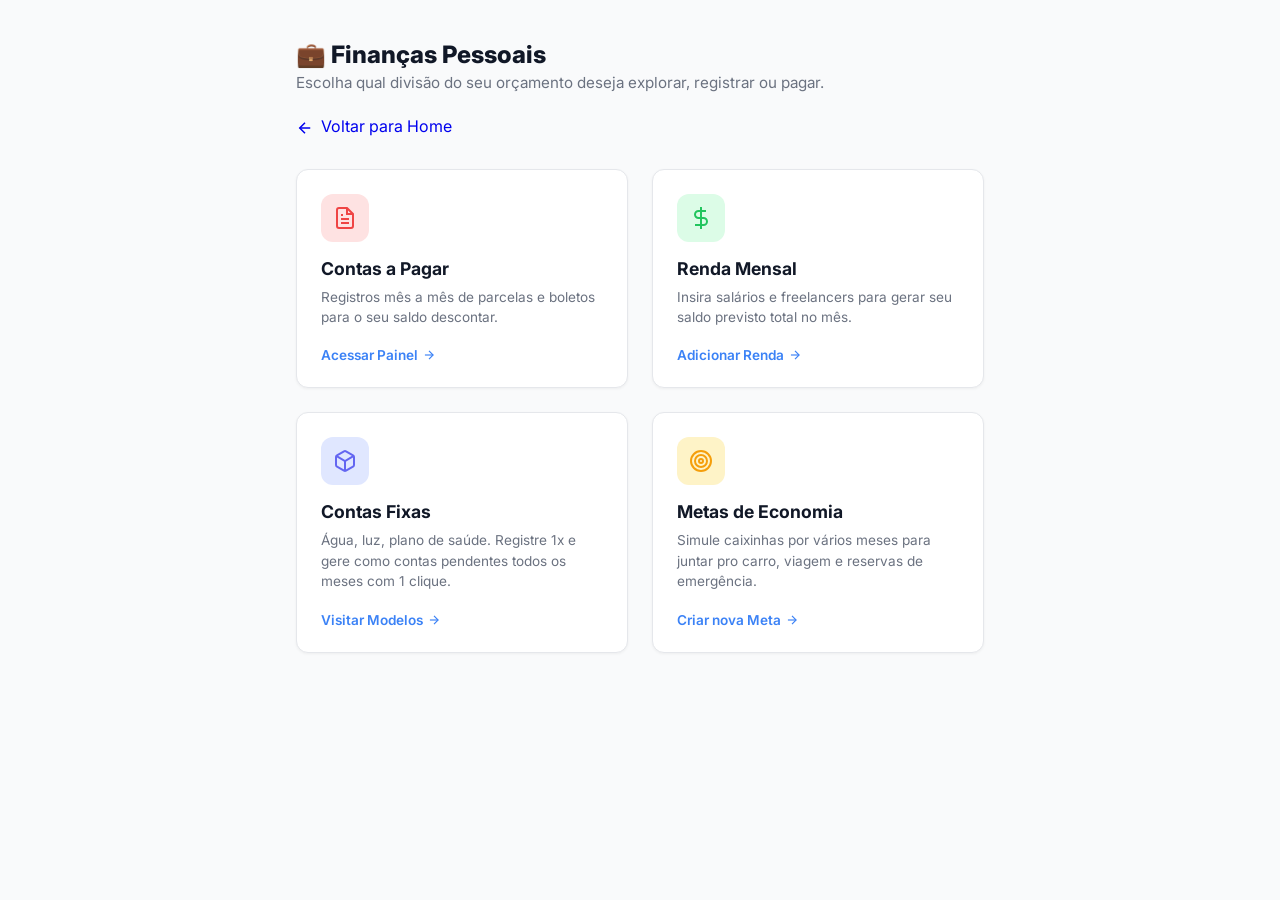
<file: src/financas/index.html>
<!DOCTYPE html>
<html lang="pt-BR">
<head>
  <meta charset="UTF-8" />
  <meta name="viewport" content="width=device-width, initial-scale=1.0" />
  <title>Hub de Finanças — Finança Fácil</title>
  <link rel="stylesheet" href="../dashboard/dashboard.css" />
  <link rel="stylesheet" href="index.css" />
  <link rel="stylesheet" href="../onboarding/onboarding.css" />
</head>
<body>

  <main style="max-width: 1000px; margin: 0 auto; padding: 2.5rem 1rem;">
    <header class="page-header">
      <h1 class="page-title">💼 Finanças Pessoais</h1>
      <p class="page-subtitle">Escolha qual divisão do seu orçamento deseja explorar, registrar ou pagar.</p>
      
      <div style="margin-top: 1.5rem; display:flex; align-items:center;">
        <a href="../dashboard/dashboard.html" class="btn-back" style="text-decoration:none;">
          <svg viewBox="0 0 24 24" fill="none" stroke="currentColor" stroke-width="2">
            <line x1="19" y1="12" x2="5" y2="12"></line><polyline points="12 19 5 12 12 5"></polyline>
          </svg>
          Voltar para Home
        </a>
      </div>
    </header>

    <!-- Cards Hub -->
    <div class="hub-grid">
      
      <!-- Contas Pendentes -->
      <a href="contas/contas.html" class="hub-card">
        <div class="hub-card-icon icon-contas">
          <svg viewBox="0 0 24 24" fill="none" stroke="currentColor" stroke-width="2">
            <path d="M14 2H6a2 2 0 0 0-2 2v16a2 2 0 0 0 2 2h12a2 2 0 0 0 2-2V8z"></path>
            <polyline points="14 2 14 8 20 8"></polyline>
            <line x1="16" y1="13" x2="8" y2="13"></line>
            <line x1="16" y1="17" x2="8" y2="17"></line>
            <polyline points="10 9 9 9 8 9"></polyline>
          </svg>
        </div>
        <h3 class="hub-card-title">Contas a Pagar</h3>
        <p class="hub-card-desc">Registros mês a mês de parcelas e boletos para o seu saldo descontar.</p>
        <span class="hub-card-action">Acessar Painel <svg width="14" height="14" viewBox="0 0 24 24" fill="none" stroke="currentColor" stroke-width="2"><line x1="5" y1="12" x2="19" y2="12"></line><polyline points="12 5 19 12 12 19"></polyline></svg></span>
      </a>

      <!-- Renda -->
      <a href="renda/renda.html" class="hub-card">
        <div class="hub-card-icon icon-renda">
          <svg viewBox="0 0 24 24" fill="none" stroke="currentColor" stroke-width="2">
            <line x1="12" y1="1" x2="12" y2="23"></line>
            <path d="M17 5H9.5a3.5 3.5 0 0 0 0 7h5a3.5 3.5 0 0 1 0 7H6"></path>
          </svg>
        </div>
        <h3 class="hub-card-title">Renda Mensal</h3>
        <p class="hub-card-desc">Insira salários e freelancers para gerar seu saldo previsto total no mês.</p>
        <span class="hub-card-action">Adicionar Renda <svg width="14" height="14" viewBox="0 0 24 24" fill="none" stroke="currentColor" stroke-width="2"><line x1="5" y1="12" x2="19" y2="12"></line><polyline points="12 5 19 12 12 19"></polyline></svg></span>
      </a>

      <!-- Contas Fixas -->
      <a href="contas-fixas/contas-fixas.html" class="hub-card">
        <div class="hub-card-icon icon-fixas">
          <svg viewBox="0 0 24 24" fill="none" stroke="currentColor" stroke-width="2">
            <path d="M21 16V8a2 2 0 0 0-1-1.73l-7-4a2 2 0 0 0-2 0l-7 4A2 2 0 0 0 3 8v8a2 2 0 0 0 1 1.73l7 4a2 2 0 0 0 2 0l7-4A2 2 0 0 0 21 16z"></path>
            <polyline points="3.27 6.96 12 12.01 20.73 6.96"></polyline>
            <line x1="12" y1="22.08" x2="12" y2="12"></line>
          </svg>
        </div>
        <h3 class="hub-card-title">Contas Fixas</h3>
        <p class="hub-card-desc">Água, luz, plano de saúde. Registre 1x e gere como contas pendentes todos os meses com 1 clique.</p>
        <span class="hub-card-action">Visitar Modelos <svg width="14" height="14" viewBox="0 0 24 24" fill="none" stroke="currentColor" stroke-width="2"><line x1="5" y1="12" x2="19" y2="12"></line><polyline points="12 5 19 12 12 19"></polyline></svg></span>
      </a>

      <!-- Metas -->
      <a href="metas/metas.html" class="hub-card">
        <div class="hub-card-icon icon-metas">
          <svg viewBox="0 0 24 24" fill="none" stroke="currentColor" stroke-width="2">
            <circle cx="12" cy="12" r="10"></circle>
            <circle cx="12" cy="12" r="6"></circle>
            <circle cx="12" cy="12" r="2"></circle>
          </svg>
        </div>
        <h3 class="hub-card-title">Metas de Economia</h3>
        <p class="hub-card-desc">Simule caixinhas por vários meses para juntar pro carro, viagem e reservas de emergência.</p>
        <span class="hub-card-action">Criar nova Meta <svg width="14" height="14" viewBox="0 0 24 24" fill="none" stroke="currentColor" stroke-width="2"><line x1="5" y1="12" x2="19" y2="12"></line><polyline points="12 5 19 12 12 19"></polyline></svg></span>
      </a>

    </div>
  </main>

</body>
</html>
</file>
<file: src/dashboard/dashboard.css>
/* ============================================================
   dashboard.css — Estilo do Dashboard Principal
   Finança Fácil | src/dashboard/dashboard.css
   ============================================================ */

@import url('https://fonts.googleapis.com/css2?family=Inter:wght@300;400;500;600;700;800&display=swap');

/* ── Reset e variáveis ───────────────────────────────────────── */
*, *::before, *::after { box-sizing: border-box; margin: 0; padding: 0; }

:root {
  --green-50:   #f0fdf4;
  --green-100:  #dcfce7;
  --green-200:  #bbf7d0;
  --green-400:  #4ade80;
  --green-500:  #22c55e;
  --green-600:  #16a34a;
  --green-700:  #15803d;
  --green-800:  #166534;

  --gray-50:    #f9fafb;
  --gray-100:   #f3f4f6;
  --gray-200:   #e5e7eb;
  --gray-300:   #d1d5db;
  --gray-400:   #9ca3af;
  --gray-500:   #6b7280;
  --gray-600:   #4b5563;
  --gray-700:   #374151;
  --gray-900:   #111827;

  --red-50:     #fef2f2;
  --red-400:    #f87171;
  --red-500:    #ef4444;
  --red-600:    #dc2626;

  --amber-50:   #fffbeb;
  --amber-400:  #fbbf24;
  --amber-500:  #f59e0b;

  --blue-50:    #eff6ff;
  --blue-500:   #3b82f6;
  --blue-600:   #2563eb;

  --sidebar-w:  240px;
  --topbar-h:   64px;
  --radius-md:  12px;
  --radius-lg:  18px;
  --radius-xl:  24px;
  --shadow-sm:  0 1px 3px rgba(0,0,0,.07), 0 1px 2px rgba(0,0,0,.05);
  --shadow-md:  0 4px 16px rgba(0,0,0,.08);
  --shadow-lg:  0 10px 36px rgba(0,0,0,.10);
  --transition: 200ms cubic-bezier(.4,0,.2,1);
}

html, body { height: 100%; }

body {
  font-family: 'Inter', system-ui, sans-serif;
  background: var(--gray-50);
  color: var(--gray-900);
  -webkit-font-smoothing: antialiased;
  display: flex;
  min-height: 100vh;
}

/* ── Sidebar ─────────────────────────────────────────────────── */
.sidebar {
  width: var(--sidebar-w);
  background: #fff;
  border-right: 1px solid var(--gray-200);
  display: flex;
  flex-direction: column;
  position: fixed;
  top: 0; left: 0;
  height: 100vh;
  z-index: 100;
  transition: transform var(--transition);
  box-shadow: var(--shadow-md);
}

.sidebar-brand {
  display: flex;
  align-items: center;
  gap: .75rem;
  padding: 1.4rem 1.2rem;
  border-bottom: 1px solid var(--gray-100);
}

.brand-icon {
  width: 40px; height: 40px;
  display: flex; align-items: center; justify-content: center;
  flex-shrink: 0;
}

.brand-icon svg { width: 32px; height: 32px; }

.brand-name {
  font-size: .95rem;
  font-weight: 700;
  color: var(--gray-900);
  line-height: 1.2;
}

.brand-name span {
  display: block;
  font-size: .72rem;
  font-weight: 400;
  color: var(--gray-400);
}

/* Nav links */
.sidebar-nav {
  flex: 1;
  padding: 1rem .75rem;
  display: flex;
  flex-direction: column;
  gap: .2rem;
  overflow-y: auto;
}

.nav-link {
  display: flex;
  align-items: center;
  gap: .75rem;
  padding: .7rem .9rem;
  border-radius: var(--radius-md);
  text-decoration: none;
  color: var(--gray-600);
  font-size: .88rem;
  font-weight: 500;
  transition: background var(--transition), color var(--transition);
  cursor: pointer;
  border: none;
  background: none;
  width: 100%;
  text-align: left;
}

.nav-link svg {
  width: 19px; height: 19px;
  stroke: currentColor;
  flex-shrink: 0;
}

.nav-link:hover,
.nav-link:focus-visible {
  background: var(--green-50);
  color: var(--green-700);
  outline: none;
}

.nav-link.active {
  background: linear-gradient(135deg, var(--green-50), var(--green-100));
  color: var(--green-700);
  font-weight: 600;
}

.nav-link.active svg { stroke: var(--green-600); }

.nav-divider {
  height: 1px;
  background: var(--gray-100);
  margin: .5rem 0;
}

.nav-link.danger { color: var(--red-500); }
.nav-link.danger:hover { background: var(--red-50); color: var(--red-600); }

/* Sidebar footer (usuário) */
.sidebar-footer {
  padding: 1rem 1.2rem;
  border-top: 1px solid var(--gray-100);
  display: flex;
  align-items: center;
  gap: .7rem;
}

.user-avatar {
  width: 36px; height: 36px;
  border-radius: 50%;
  background: linear-gradient(135deg, var(--green-400), var(--green-600));
  display: flex; align-items: center; justify-content: center;
  font-size: .9rem;
  font-weight: 700;
  color: #fff;
  flex-shrink: 0;
}

.user-info { overflow: hidden; }
.user-name {
  font-size: .82rem;
  font-weight: 600;
  color: var(--gray-900);
  white-space: nowrap;
  overflow: hidden;
  text-overflow: ellipsis;
}
.user-email {
  font-size: .72rem;
  color: var(--gray-400);
  white-space: nowrap;
  overflow: hidden;
  text-overflow: ellipsis;
}

/* ── Topbar mobile ───────────────────────────────────────────── */
.topbar {
  display: none;
  position: fixed;
  top: 0; left: 0; right: 0;
  height: var(--topbar-h);
  background: #fff;
  border-bottom: 1px solid var(--gray-200);
  align-items: center;
  padding: 0 1rem;
  gap: .75rem;
  z-index: 200;
  box-shadow: var(--shadow-sm);
}

.btn-menu {
  background: none;
  border: none;
  cursor: pointer;
  padding: .4rem;
  border-radius: 8px;
  display: flex;
  align-items: center;
  color: var(--gray-700);
  transition: background var(--transition);
}
.btn-menu:hover { background: var(--gray-100); }
.btn-menu svg { width: 22px; height: 22px; stroke: currentColor; }

.topbar-brand {
  font-size: 1rem;
  font-weight: 700;
  color: var(--gray-900);
}

/* Overlay (mobile) */
.sidebar-overlay {
  display: none;
  position: fixed;
  inset: 0;
  background: rgba(0,0,0,.35);
  z-index: 99;
}
.sidebar-overlay.show { display: block; }

/* ── Main content ────────────────────────────────────────────── */
.main-content {
  flex: 1;
  margin-left: var(--sidebar-w);
  min-height: 100vh;
  display: flex;
  flex-direction: column;
}

.page-wrapper {
  flex: 1;
  padding: 2rem 2.2rem;
  max-width: 1100px;
  width: 100%;
  animation: fadeIn 350ms ease both;
}

@keyframes fadeIn {
  from { opacity: 0; transform: translateY(12px); }
  to   { opacity: 1; transform: translateY(0); }
}

/* ── Saudação ────────────────────────────────────────────────── */
.greeting-section {
  margin-bottom: 2rem;
}

.greeting-text {
  font-size: 1.7rem;
  font-weight: 800;
  color: var(--gray-900);
  letter-spacing: -.4px;
  line-height: 1.2;
}

.greeting-sub {
  font-size: .92rem;
  color: var(--gray-500);
  margin-top: .3rem;
}

.greeting-date {
  font-size: .82rem;
  color: var(--gray-400);
  margin-top: .15rem;
}

/* ── Grid de cards ───────────────────────────────────────────── */
.cards-grid {
  display: grid;
  grid-template-columns: repeat(auto-fit, minmax(300px, 1fr));
  gap: 1.25rem;
  margin-bottom: 1.5rem;
}

/* ── Card base ───────────────────────────────────────────────── */
.card {
  background: #fff;
  border-radius: var(--radius-lg);
  box-shadow: var(--shadow-sm);
  border: 1px solid var(--gray-100);
  padding: 1.5rem;
  transition: box-shadow var(--transition), transform var(--transition);
}

.card:hover {
  box-shadow: var(--shadow-md);
  transform: translateY(-2px);
}

.card-header {
  display: flex;
  align-items: center;
  justify-content: space-between;
  margin-bottom: 1.2rem;
}

.card-title {
  font-size: .82rem;
  font-weight: 600;
  color: var(--gray-500);
  text-transform: uppercase;
  letter-spacing: .6px;
}

.card-badge {
  font-size: .72rem;
  font-weight: 600;
  padding: .2rem .55rem;
  border-radius: var(--radius-xl);
  background: var(--green-50);
  color: var(--green-700);
  border: 1px solid var(--green-100);
}

/* ── Card Resumo do Mês ──────────────────────────────────────── */
.summary-rows {
  display: flex;
  flex-direction: column;
  gap: .85rem;
}

.summary-row {
  display: flex;
  align-items: center;
  justify-content: space-between;
  padding: .85rem 1rem;
  border-radius: var(--radius-md);
  background: var(--gray-50);
  transition: background var(--transition);
}

.summary-row:hover { background: var(--green-50); }

.summary-row-left {
  display: flex;
  align-items: center;
  gap: .65rem;
}

.summary-icon {
  width: 36px; height: 36px;
  border-radius: 10px;
  display: flex; align-items: center; justify-content: center;
  flex-shrink: 0;
}
.summary-icon svg { width: 18px; height: 18px; }

.summary-icon.red   { background: var(--red-50);   }
.summary-icon.red svg { stroke: var(--red-500); }
.summary-icon.green { background: var(--green-50); }
.summary-icon.green svg { stroke: var(--green-600); }
.summary-icon.blue  { background: var(--blue-50);  }
.summary-icon.blue svg { stroke: var(--blue-500); }

.summary-label {
  font-size: .83rem;
  color: var(--gray-600);
  font-weight: 500;
}

.summary-value {
  font-size: 1rem;
  font-weight: 700;
  color: var(--gray-900);
}

.summary-value.positive { color: var(--green-600); }
.summary-value.negative { color: var(--red-500); }

.summary-value.skeleton {
  width: 80px;
  height: 20px;
  border-radius: 6px;
  background: linear-gradient(90deg, var(--gray-100) 25%, var(--gray-200) 50%, var(--gray-100) 75%);
  background-size: 200% 100%;
  animation: shimmer 1.4s infinite;
}

@keyframes shimmer {
  0%   { background-position: 200% 0; }
  100% { background-position: -200% 0; }
}

/* ── Card Visão Geral do Ano ─────────────────────────────────── */
.year-overview {
  display: grid;
  grid-template-columns: 1fr 1fr;
  gap: .85rem;
}

.year-item {
  padding: 1rem;
  border-radius: var(--radius-md);
  display: flex;
  flex-direction: column;
  gap: .3rem;
}

.year-item.best  { background: var(--green-50); }
.year-item.worst { background: var(--red-50); }

.year-item-label {
  font-size: .74rem;
  font-weight: 600;
  text-transform: uppercase;
  letter-spacing: .5px;
}
.year-item.best  .year-item-label { color: var(--green-600); }
.year-item.worst .year-item-label { color: var(--red-500); }

.year-item-emoji { font-size: 1.4rem; }

.year-item-month {
  font-size: .95rem;
  font-weight: 700;
  color: var(--gray-900);
}

.year-item-value {
  font-size: .82rem;
  color: var(--gray-500);
}

/* ── Card placeholder ────────────────────────────────────────── */
.card-placeholder {
  color: var(--gray-400);
  font-size: .85rem;
  font-style: italic;
  padding: .5rem 0;
}

/* ── Seção de acesso rápido ──────────────────────────────────── */
.section-title {
  font-size: .92rem;
  font-weight: 700;
  color: var(--gray-700);
  margin-bottom: 1rem;
  display: flex;
  align-items: center;
  gap: .5rem;
}

.section-title svg {
  width: 16px; height: 16px;
  stroke: var(--green-500);
}

.quick-access {
  display: grid;
  grid-template-columns: repeat(auto-fit, minmax(140px, 1fr));
  gap: 1rem;
  margin-bottom: 2rem;
}

.quick-card {
  background: #fff;
  border: 1px solid var(--gray-200);
  border-radius: var(--radius-lg);
  padding: 1.2rem 1rem;
  text-decoration: none;
  display: flex;
  flex-direction: column;
  align-items: center;
  gap: .7rem;
  text-align: center;
  transition: border-color var(--transition), box-shadow var(--transition), transform var(--transition);
  cursor: pointer;
}

.quick-card:hover {
  border-color: var(--green-300);
  box-shadow: 0 4px 16px rgba(34,197,94,.12);
  transform: translateY(-3px);
}

.quick-icon {
  width: 48px; height: 48px;
  border-radius: 14px;
  display: flex; align-items: center; justify-content: center;
}
.quick-icon svg { width: 24px; height: 24px; }

.quick-icon.fin    { background: var(--green-50); }
.quick-icon.fin svg { stroke: var(--green-600); }
.quick-icon.emp    { background: var(--blue-50); }
.quick-icon.emp svg { stroke: var(--blue-600); }
.quick-icon.meta   { background: var(--amber-50); }
.quick-icon.meta svg { stroke: var(--amber-500); }
.quick-icon.rel    { background: var(--gray-100); }
.quick-icon.rel svg { stroke: var(--gray-600); }

.quick-label {
  font-size: .8rem;
  font-weight: 600;
  color: var(--gray-700);
}

/* ── Botão de ajuda (?) ──────────────────────────────────────── */
.btn-help {
  position: fixed;
  bottom: 1.75rem;
  right: 1.75rem;
  width: 48px; height: 48px;
  border-radius: 50%;
  background: linear-gradient(135deg, var(--green-500), var(--green-700));
  color: #fff;
  border: none;
  font-size: 1.2rem;
  font-weight: 700;
  cursor: pointer;
  box-shadow: 0 4px 16px rgba(34,197,94,.4);
  display: flex; align-items: center; justify-content: center;
  transition: transform var(--transition), box-shadow var(--transition);
  z-index: 50;
}

.btn-help:hover {
  transform: scale(1.1) translateY(-2px);
  box-shadow: 0 6px 24px rgba(34,197,94,.5);
}

.btn-help-tooltip {
  position: fixed;
  bottom: 5rem;
  right: 1.75rem;
  background: var(--gray-900);
  color: #fff;
  font-size: .78rem;
  font-weight: 500;
  padding: .45rem .85rem;
  border-radius: var(--radius-md);
  white-space: nowrap;
  opacity: 0;
  pointer-events: none;
  transform: translateY(6px);
  transition: opacity var(--transition), transform var(--transition);
}

.btn-help:hover + .btn-help-tooltip,
.btn-help:focus + .btn-help-tooltip {
  opacity: 1;
  transform: translateY(0);
}

/* ── Loading overlay ─────────────────────────────────────────── */
#loadingOverlay {
  position: fixed;
  inset: 0;
  background: #fff;
  display: flex;
  align-items: center;
  justify-content: center;
  flex-direction: column;
  gap: 1rem;
  z-index: 9999;
  transition: opacity .3s ease;
}

#loadingOverlay.hidden {
  opacity: 0;
  pointer-events: none;
}

.loading-spinner {
  width: 40px; height: 40px;
  border: 3px solid var(--green-100);
  border-top-color: var(--green-500);
  border-radius: 50%;
  animation: spin 700ms linear infinite;
}

@keyframes spin { to { transform: rotate(360deg); } }

.loading-text {
  font-size: .88rem;
  color: var(--gray-400);
  font-weight: 500;
}

/* ── Responsividade ──────────────────────────────────────────── */
@media (max-width: 768px) {
  .sidebar {
    transform: translateX(-100%);
  }

  .sidebar.open {
    transform: translateX(0);
  }

  .topbar { display: flex; }

  .main-content {
    margin-left: 0;
    padding-top: var(--topbar-h);
  }

  .page-wrapper {
    padding: 1.5rem 1rem;
  }

  .greeting-text { font-size: 1.4rem; }
  .cards-grid { grid-template-columns: 1fr; }
  .quick-access { grid-template-columns: repeat(2, 1fr); }
  .year-overview { grid-template-columns: 1fr; }

  .btn-help { bottom: 1.25rem; right: 1.25rem; }
}

@media (max-width: 400px) {
  .quick-access { grid-template-columns: 1fr 1fr; }
}
</file>
<file: src/financas/index.css>
/* ============================================================
   index.css — Menu Resumo Finanças Pessoais
   Finança Fácil | src/financas/index.css
   ============================================================ */

/* Reutilizando as variáveis globais que estão no dashboard ou auth, ou definindo o básico da malha */
.page-header { margin-bottom: 2rem; }
.page-title { font-size: 1.5rem; font-weight: 800; color: #111827; }
.page-subtitle { color: #6b7280; font-size: 0.95rem; margin-top: 0.25rem; }

.hub-grid {
  display: grid;
  grid-template-columns: repeat(auto-fit, minmax(250px, 1fr));
  gap: 1.5rem;
  margin-top: 1.5rem;
}

.hub-card {
  background: #ffffff;
  border: 1px solid #e5e7eb;
  border-radius: 12px;
  padding: 1.5rem;
  display: flex;
  flex-direction: column;
  transition: all 0.2s ease;
  text-decoration: none;
  box-shadow: 0 1px 3px rgba(0,0,0,0.05);
}

.hub-card:hover {
  transform: translateY(-2px);
  box-shadow: 0 10px 15px -3px rgba(0,0,0,0.1), 0 4px 6px -2px rgba(0,0,0,0.05);
  border-color: #3b82f6;
}

.hub-card-icon {
  width: 48px;
  height: 48px;
  border-radius: 12px;
  display: flex;
  align-items: center;
  justify-content: center;
  margin-bottom: 1rem;
}

.hub-card-icon svg {
  width: 24px;
  height: 24px;
}

.icon-contas { background: #fee2e2; color: #ef4444; }
.icon-renda { background: #dcfce7; color: #22c55e; }
.icon-fixas { background: #e0e7ff; color: #6366f1; }
.icon-metas { background: #fef3c7; color: #f59e0b; }

.hub-card-title {
  font-size: 1.1rem;
  font-weight: 700;
  color: #111827;
  margin-bottom: 0.5rem;
}

.hub-card-desc {
  font-size: 0.85rem;
  color: #6b7280;
  line-height: 1.5;
  flex: 1;
}

.hub-card-action {
  margin-top: 1.25rem;
  font-size: 0.85rem;
  font-weight: 600;
  color: #3b82f6;
  display: flex;
  align-items: center;
  gap: 0.25rem;
}

.hub-card:hover .hub-card-action {
  text-decoration: underline;
}
</file>
<file: src/onboarding/onboarding.css>
/* ============================================================
   onboarding.css — Dashboard Checklist, Modais Contextuais e Página de Ajuda
   Finança Fácil | src/onboarding/onboarding.css
   ============================================================ */

/* 1. Dashboard Checklist Card */
.ob-checklist-container {
  background: linear-gradient(135deg, var(--blue-50) 0%, #fff 100%);
  border: 1px solid var(--blue-200);
  border-radius: var(--radius-lg);
  padding: 1.5rem;
  margin-bottom: 2rem;
  box-shadow: var(--shadow-sm);
  position: relative;
  overflow: hidden;
}
.ob-checklist-header { display: flex; justify-content: space-between; align-items: center; margin-bottom: 1rem; }
.ob-checklist-title { font-size: 1.25rem; font-weight: 800; color: var(--gray-900); }
.ob-progress-wrap { margin-bottom: 1rem; }
.ob-progress-text { font-size: .85rem; font-weight: 600; color: var(--blue-600); margin-bottom: .4rem; }
.ob-progress-bg { height: 8px; background: var(--gray-200); border-radius: 4px; overflow: hidden; }
.ob-progress-fill { height: 100%; background: var(--blue-500); border-radius: 4px; transition: width 0.4s ease; }

.ob-list { list-style: none; padding: 0; display: grid; gap: .75rem; grid-template-columns: repeat(auto-fill, minmax(280px, 1fr)); }
.ob-item { 
  background: #fff; border: 1px solid var(--gray-200); border-radius: 8px; padding: .75rem 1rem;
  display: flex; align-items: center; justify-content: space-between; gap: 1rem;
}
.ob-item.done { border-color: var(--green-200); background: var(--green-50); }
.ob-item-info { display: flex; align-items: center; gap: .75rem; flex: 1; }
.ob-icon-wrapper { width: 32px; height: 32px; border-radius: 50%; display: flex; justify-content: center; align-items: center; background: var(--gray-100); color: var(--gray-500); flex-shrink: 0; }
.ob-item.done .ob-icon-wrapper { background: var(--green-100); color: var(--green-600); }
.ob-item-title { font-size: .9rem; font-weight: 600; color: var(--gray-800); }
.ob-item.done .ob-item-title { color: var(--green-700); text-decoration: line-through; }
.ob-action-link { font-size: .8rem; font-weight: 700; color: var(--blue-600); text-decoration: none; padding: .4rem .75rem; border: 1px auto; border-radius: 6px; background: var(--blue-50); white-space: nowrap; }
.ob-action-link:hover { background: var(--blue-100); }
.ob-item.done .ob-action-link { display: none; }

.ob-concluded-state { text-align: center; padding: 1rem 0; }
.ob-concluded-state h3 { font-size: 1.25rem; color: var(--green-600); margin-bottom: .5rem; }
.ob-concluded-state p { font-size: .9rem; color: var(--gray-600); margin-bottom: 1rem; }

/* 2. Global Tutorial Contextual Modal */
.ob-modal-overlay {
  display: none; position: fixed; z-index: 9999; inset: 0; background: rgba(0,0,0,0.5); backdrop-filter: blur(2px);
  justify-content: center; align-items: center; padding: 1rem;
}
.ob-modal-overlay.open { display: flex; }
.ob-modal-box {
  background: #fff; width: 100%; max-width: 480px; border-radius: var(--radius-lg); padding: 2rem;
  box-shadow: 0 10px 40px rgba(0,0,0,0.2); position: relative; overflow-y: auto; max-height: 90vh;
}
.ob-modal-close { position: absolute; top: 1.2rem; right: 1.2rem; background: none; border: none; font-size: 1.2rem; cursor: pointer; color: var(--gray-500); }
.ob-modal-title { font-size: 1.5rem; font-weight: 800; color: var(--gray-900); margin-bottom: .5rem; display: flex; align-items: center; gap: .5rem; }
.ob-modal-desc { font-size: .95rem; color: var(--gray-600); margin-bottom: 1.5rem; line-height: 1.5; }
.ob-modal-list { list-style: none; padding: 0; margin-bottom: 1.5rem; }
.ob-modal-list li { margin-bottom: .75rem; font-size: .9rem; color: var(--gray-800); position: relative; padding-left: 1.5rem; line-height: 1.4; }
.ob-modal-list li::before { content: "•"; color: var(--blue-500); font-weight: bold; position: absolute; left: 0; font-size: 1.2rem; top: -3px; }
.ob-modal-tip { background: var(--blue-50); border: 1px solid var(--blue-100); border-radius: 8px; padding: 1rem; font-size: .85rem; color: var(--blue-700); margin-bottom: 1.5rem; }

/* SVG Global Fixer para botões de voltar e globais sem scope */
.btn-back svg { width: 18px; height: 18px; margin-right: 0.2rem; vertical-align: middle; }
svg { max-width: 100%; }

/* Botão Contextual de Ajuda Floating */
.btn-floating-help {
  display: inline-flex; align-items: center; gap: .5rem; background: rgba(255,255,255,0.7);
  border: 1px solid var(--gray-200); padding: .4rem .75rem; border-radius: 20px; font-size: .8rem; font-weight: 700; color: var(--gray-600); cursor: pointer; backdrop-filter: blur(4px); box-shadow: var(--shadow-sm); text-decoration: none; margin-bottom: 1.5rem; vertical-align: middle;
}
.btn-floating-help:hover { background: #fff; color: var(--blue-600); border-color: var(--blue-200); }

/* 3. Central de Ajuda */
.hj-search-box { display: flex; align-items: center; background: #fff; border: 1px solid var(--gray-200); border-radius: 8px; padding: 0.5rem 1rem; margin-bottom: 2rem; box-shadow: var(--shadow-sm); }
.hj-search-box input { border: none; outline: none; flex: 1; font-size: 1rem; padding: .5rem; font-family: inherit; }
.hj-section { margin-bottom: 2.5rem; }
.hj-section-title { font-size: 1.2rem; font-weight: 800; color: var(--gray-900); margin-bottom: 1rem; border-bottom: 2px solid var(--gray-100); padding-bottom: .5rem; }
.hj-card-grid { display: grid; grid-template-columns: 1fr; gap: 1rem; }
.hj-card { background: #fff; border: 1px solid var(--gray-200); border-radius: var(--radius-lg); padding: 1.25rem; box-shadow: var(--shadow-sm); cursor: pointer; transition: all 0.2s; }
.hj-card:hover { border-color: var(--blue-300); background: var(--blue-50); }
.hj-card-title { font-weight: 700; font-size: 1rem; color: var(--gray-800); margin-bottom: .4rem; }
.hj-card-desc { font-size: .85rem; color: var(--gray-500); line-height: 1.4; }
.hj-card-content { display: none; margin-top: 1rem; padding-top: 1rem; border-top: 1px solid var(--gray-200); font-size: .9rem; color: var(--gray-700); line-height: 1.5; }
.hj-card.open { border-color: var(--blue-400); box-shadow: 0 4px 12px rgba(59,130,246,0.1); }
.hj-card.open .hj-card-content { display: block; }
@media (min-width: 600px) { .hj-card-grid { grid-template-columns: repeat(auto-fill, minmax(300px, 1fr)); } }
</file>
